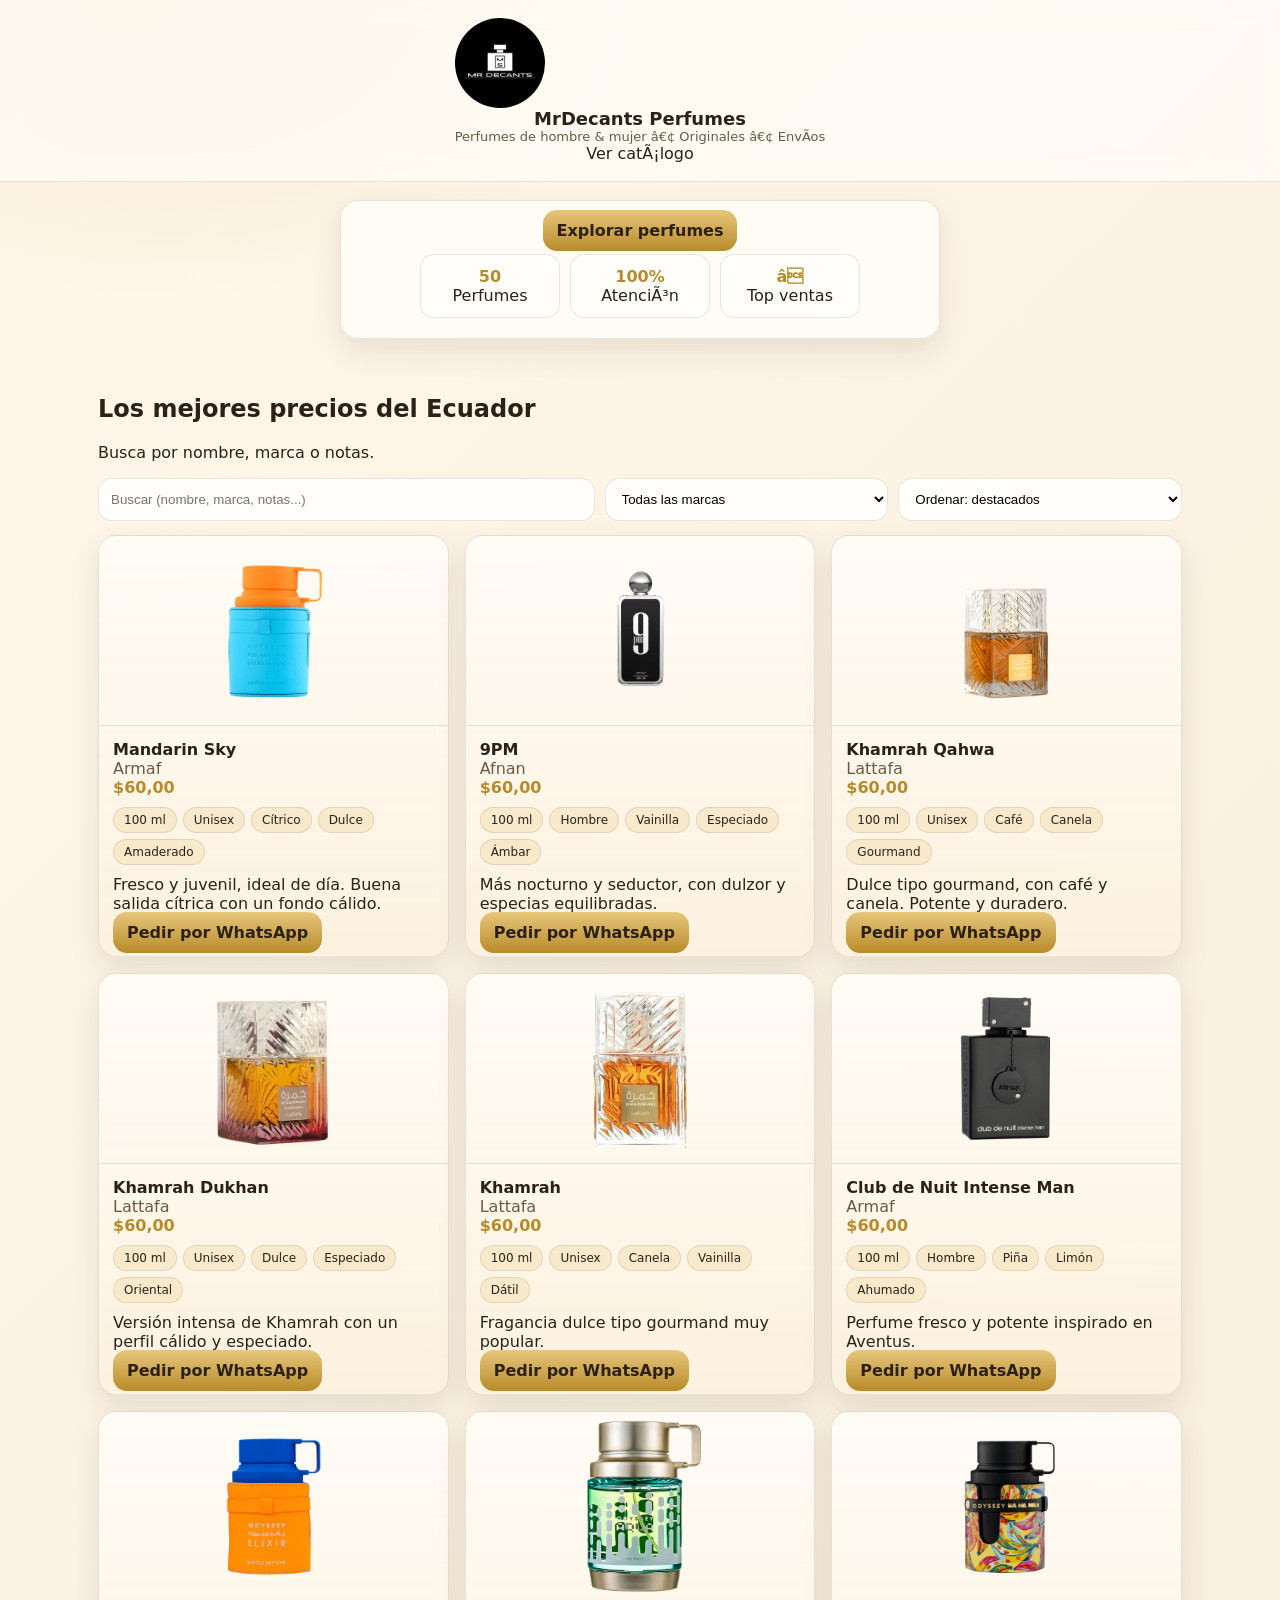
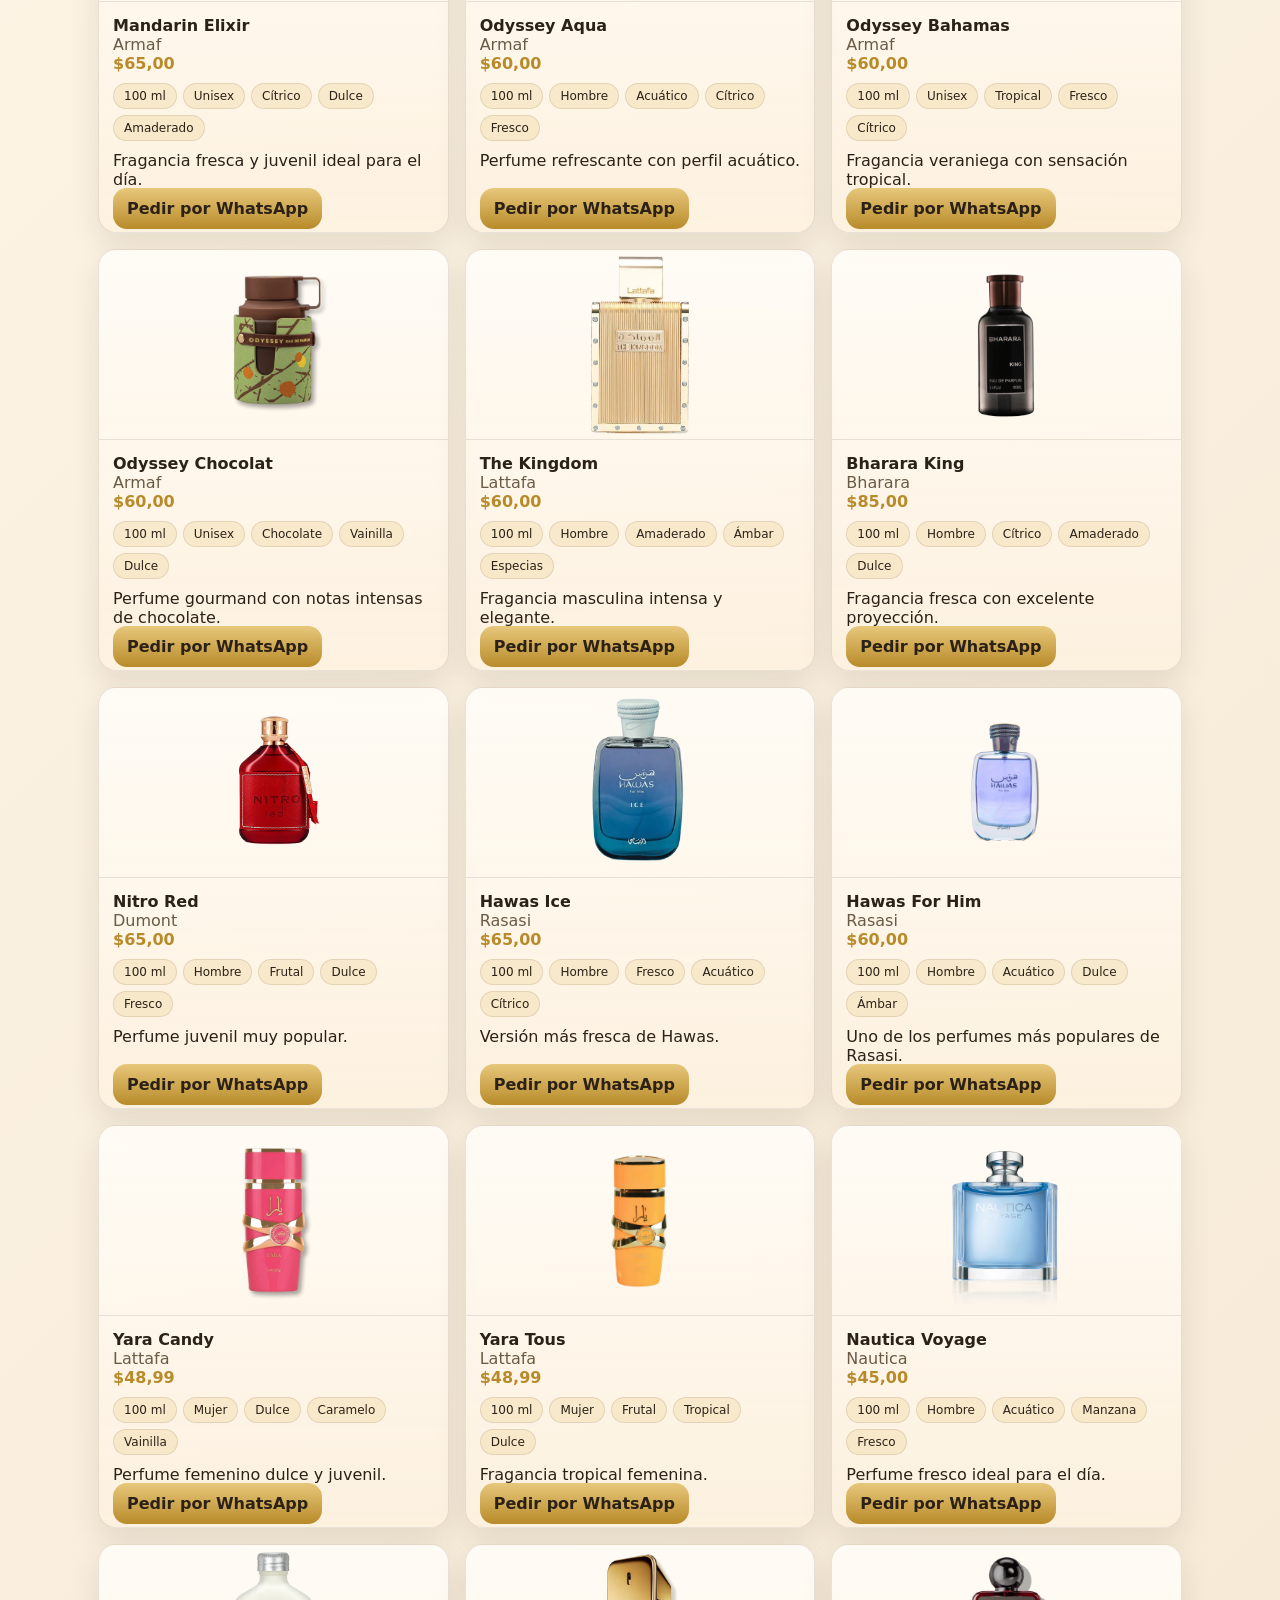
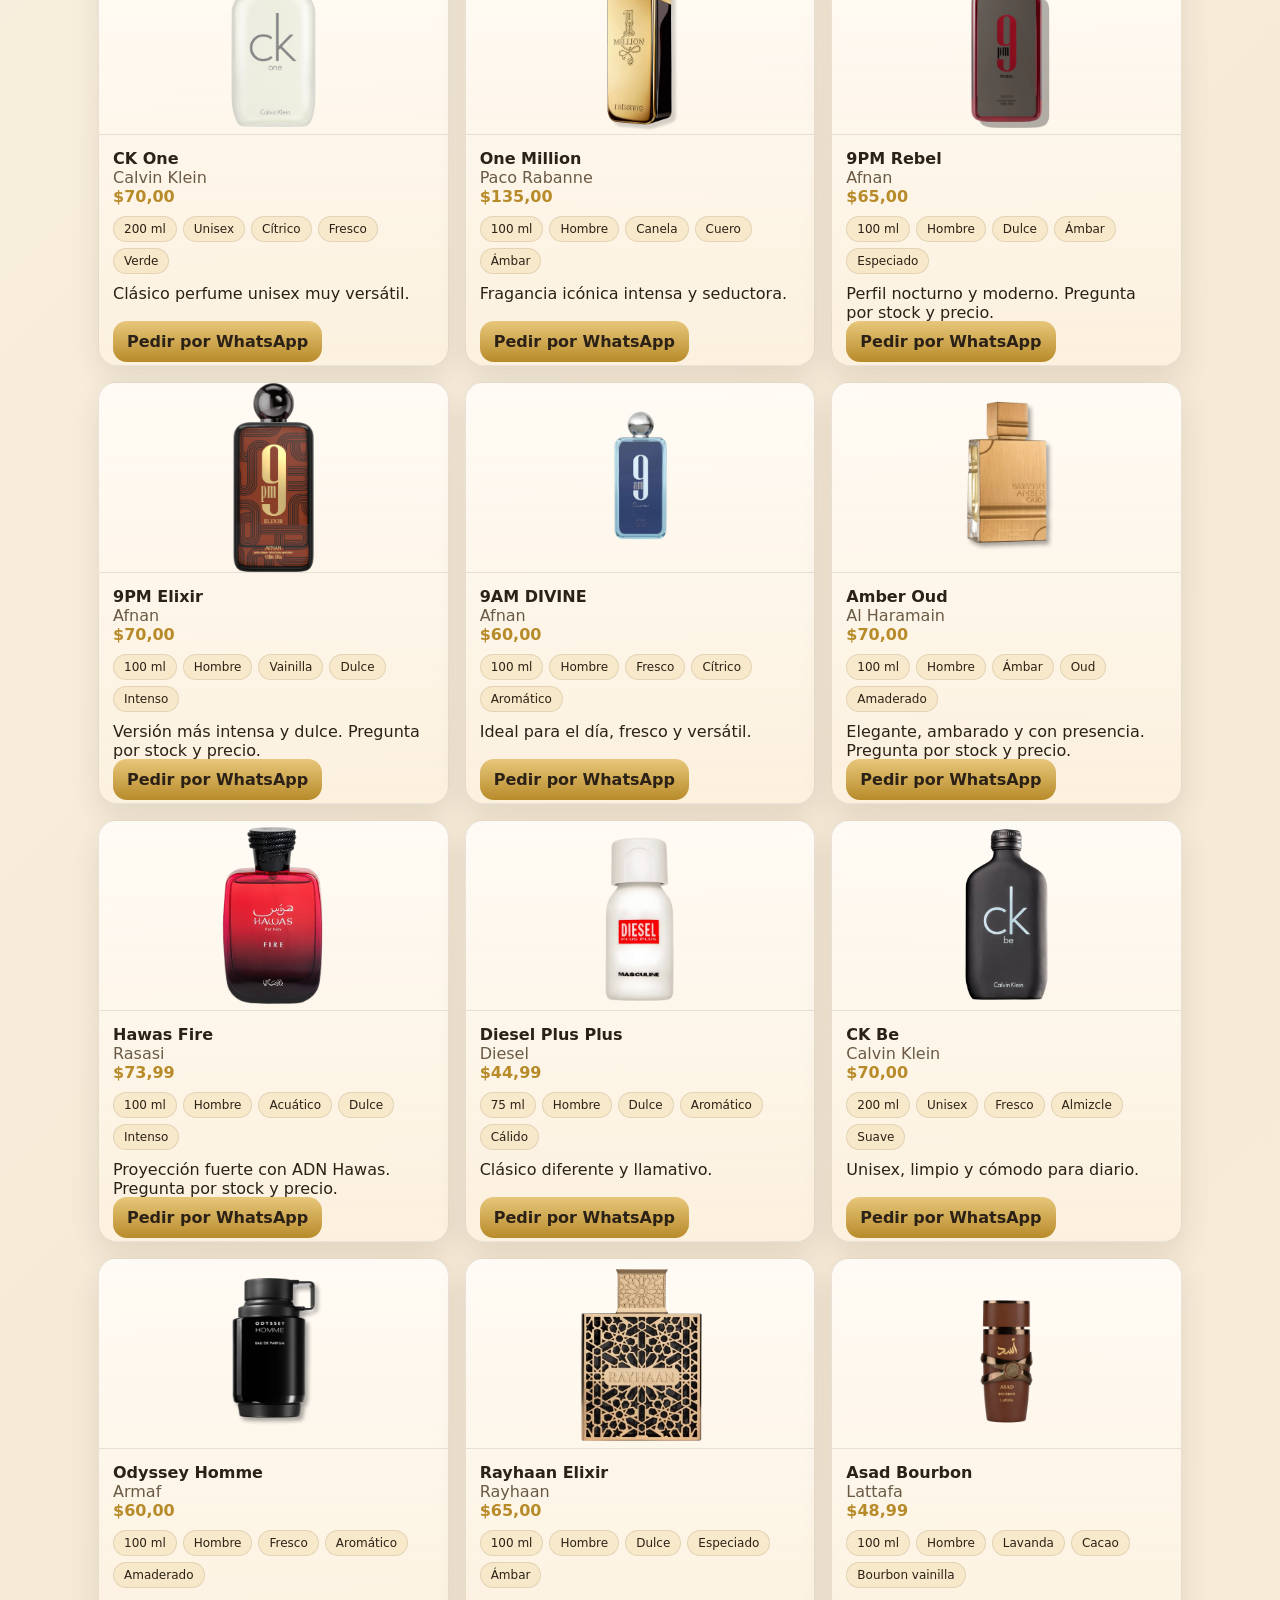
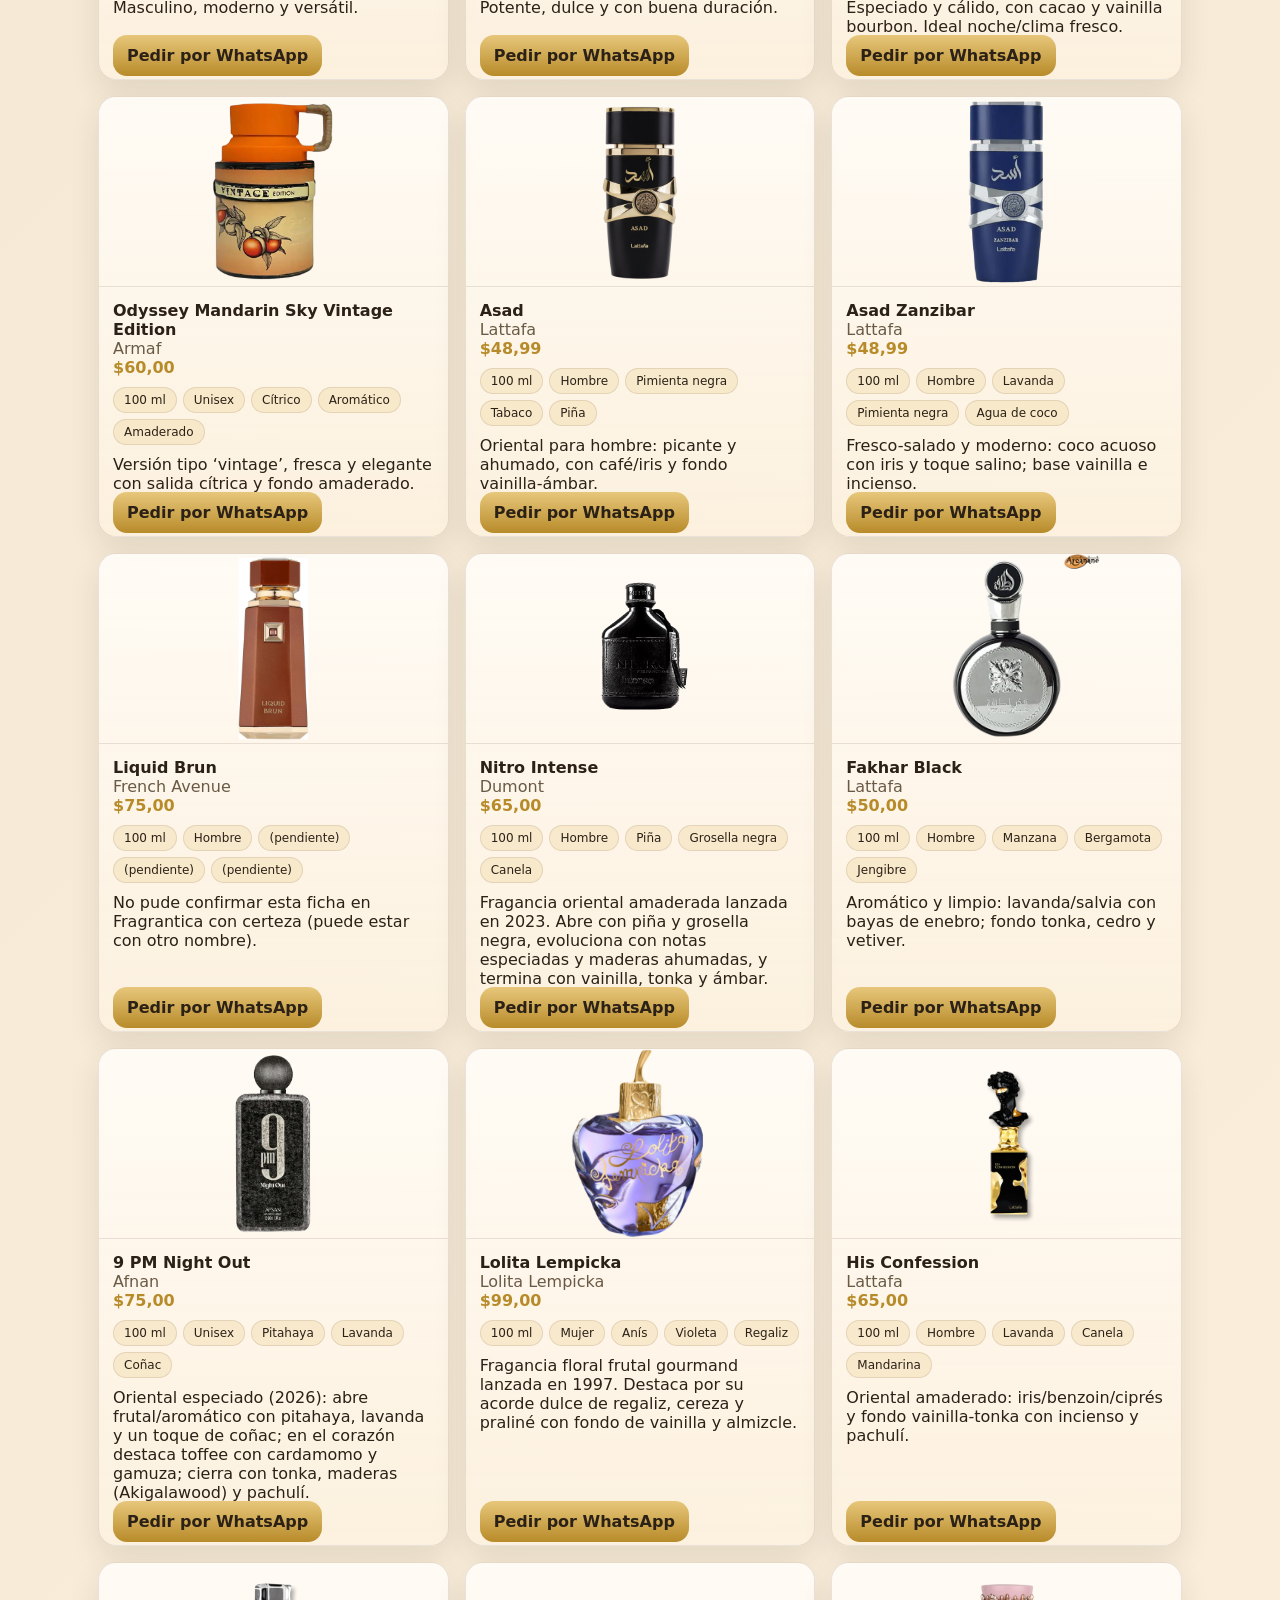
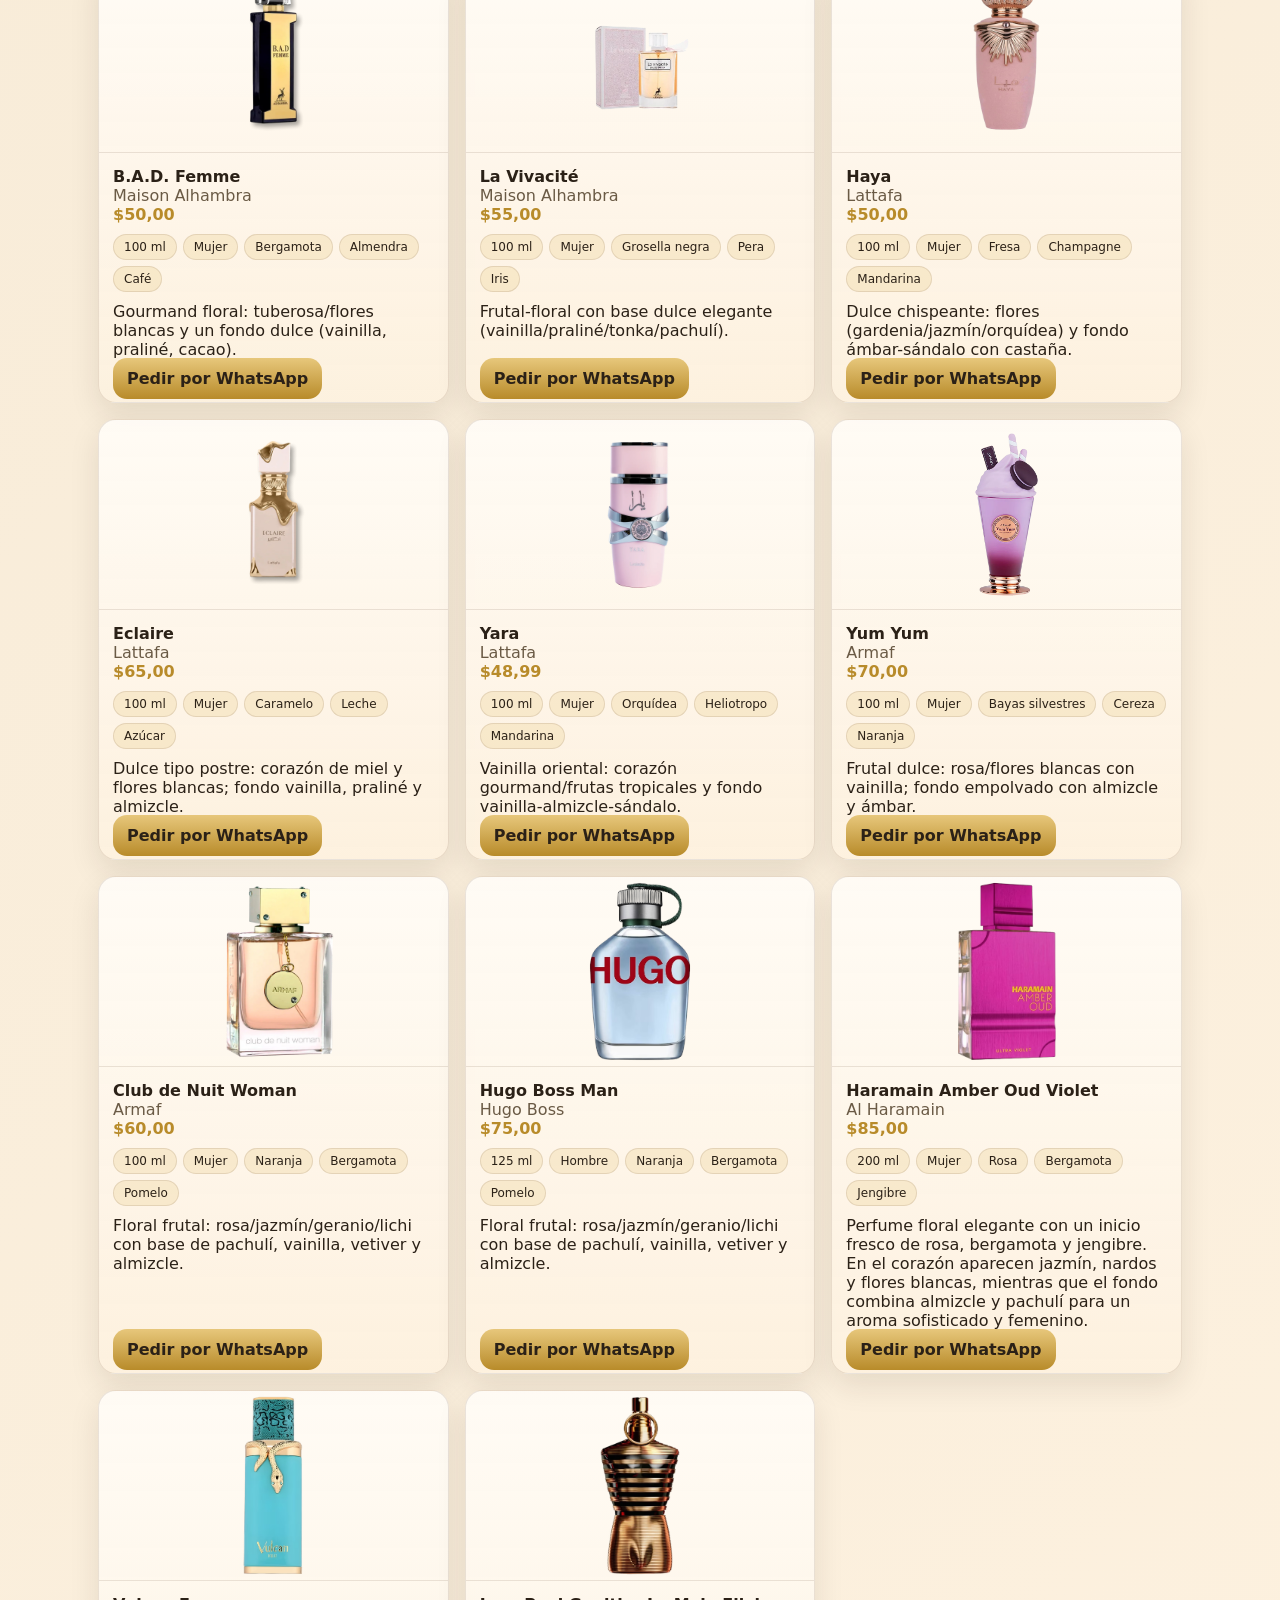
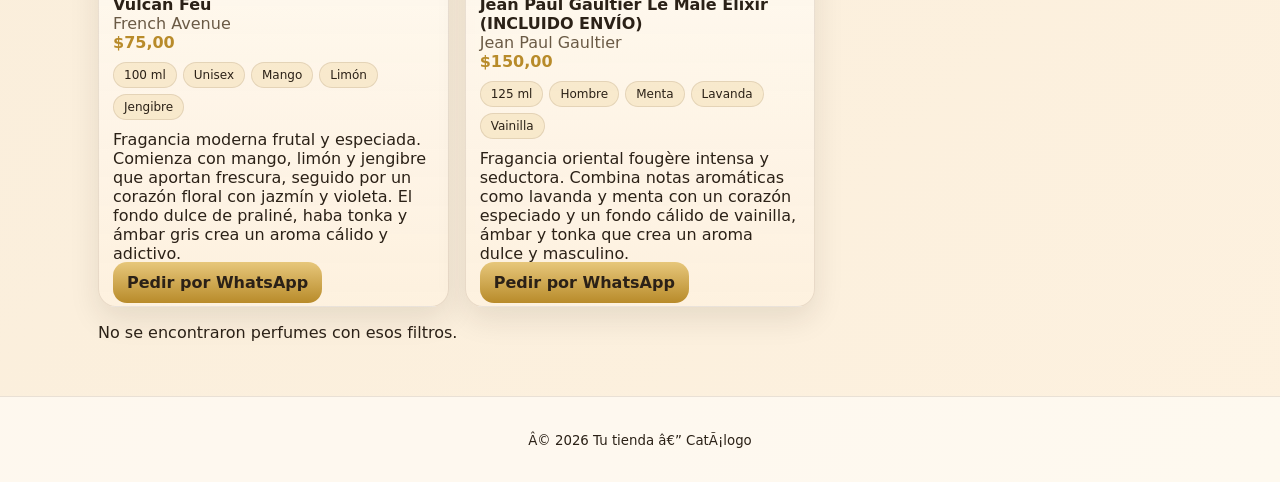
<file: index.html>
<!doctype html>
<html lang="es">
<head>
<title>Catálogo de Perfumes MrDecants

<meta name="description" content="Catálogo de perfumes para hombre y mujer. Armaf, Al Haramain, Hugo Boss y más.">
  <meta charset="utf-8" />
  <meta name="viewport" content="width=device-width, initial-scale=1" />
  <title>Catálogo de Perfumes</title>
  <link rel="stylesheet" href="styles.css" />
</head>

<body>

  <!-- Top bar -->
  <header class="topbar">
    <div class="container topbar-inner">
      <div class="brandbox">
        <div class="logo">
          <img src="img/Black White Modern Masculine Fragrance Branding Logo (1).jpg" alt="Logo" onerror="this.style.display='none'">
          <div class="logo-fallback"></div>
        </div>

        <div class="brandtext">
          <div class="storename">MrDecants Perfumes</div>
          <div class="tagline">Perfumes de hombre & mujer • Originales • Envíos</div>
        </div>
      </div>

      <a class="pill" href="#catalogo">Ver catálogo</a>
    </div>
  </header>

  <main>

    <!-- Hero -->
    <section class="hero">
      <div class="container">
        <div class="hero-inner">
          <div class="hero-left">

            <div class="hero-cta">
              <a class="btn primary" href="#catalogo">Explorar perfumes</a>
            </div>

            <div class="hero-stats">
              <div class="stat">
                <div class="stat-num" id="countPerfumes">0</div>
                <div class="stat-label">Perfumes</div>
              </div>
              <div class="stat">
                <div class="stat-num">100%</div>
                <div class="stat-label">Atención</div>
              </div>
              <div class="stat">
                <div class="stat-num">⭐</div>
                <div class="stat-label">Top ventas</div>
              </div>
            </div>

          </div>
        </div>
      </div>
    </section>

    <!-- Catálogo -->
    <section id="catalogo" class="section">
      <div class="container">

        <div class="section-head">
          <h2>Los mejores precios del Ecuador</h2>
          <p>Busca por nombre, marca o notas.</p>
        </div>

        <div class="controls">
          <input id="search" type="search" placeholder="Buscar (nombre, marca, notas...)" />
          <select id="filterBrand">
            <option value="">Todas las marcas</option>
          </select>
          <select id="sort">
            <option value="featured">Ordenar: destacados</option>
            <option value="priceAsc">Precio: menor a mayor</option>
            <option value="priceDesc">Precio: mayor a menor</option>
            <option value="nameAsc">Nombre: A → Z</option>
          </select>
        </div>

        <section id="grid" class="grid"></section>
        <p id="empty" class="empty hidden">No se encontraron perfumes con esos filtros.</p>

      </div>
    </section>

  </main>

  <footer class="footer">
    <div class="container footer-inner">
      <small>© <span id="year"></span> Tu tienda — Catálogo</small>
      <small class="muted"></small>
    </div>
  </footer>

  <script src="app.js"></script>
</body>

</html>
</file>
<file: styles.css>
:root{
  --creamA:#fff7ea;
  --creamB:#f6ead6;
  --creamC:#fdf1df;
  --creamD:#efe1c8;

  --card: rgba(255, 252, 247, .92);
  --card2: rgba(253, 241, 223, .85);
  --border: rgba(80, 55, 25, .12);

  --text:#2b2117;
  --muted:#6a5a45;

  --gold:#b88b2a;
  --gold2:#e7c77b;

  --shadow: 0 12px 30px rgba(40, 25, 10, .10);
  --shadow2: 0 20px 60px rgba(40, 25, 10, .15);

  --radius:18px;
}

/* RESET */
*{box-sizing:border-box;}
html{scroll-behavior:smooth;}

body{
  margin:0;
  font-family: system-ui, -apple-system, Segoe UI, Roboto;
  color:var(--text);

  background:
    radial-gradient(900px 500px at 10% 0%, rgba(231,199,123,.25), transparent 60%),
    linear-gradient(135deg, var(--creamA), var(--creamB), var(--creamC));
}

/* LINKS (SIN SUBRAYADO) */
a{
  text-decoration:none;
  color:inherit;
}

/* CONTENEDOR */
.container{
  max-width:1120px;
  margin:auto;
  padding:18px;
}

/* TOPBAR */
.topbar{
  position:sticky;
  top:0;
  z-index:999;
  background: rgba(255,252,247,.75);
  backdrop-filter: blur(12px);
  border-bottom:1px solid var(--border);
}

/* HEADER CENTRADO */
.topbar-inner{
  display:flex;
  flex-direction:column;
  align-items:center;
  justify-content:center;
  text-align:center;
}

/* LOGO */
.logo{
  width:90px;
  height:90px;
  border-radius:999px;
  overflow:hidden;
}

.logo img{
  width:100%;
  height:100%;
  object-fit:cover;
}

/* TEXTO HEADER */
.storename{
  font-weight:900;
  font-size:18px;
}

.tagline{
  font-size:13px;
  color:var(--muted);
}

/* BOTONES */
.btn{
  padding:11px 14px;
  border-radius:14px;
  border:1px solid var(--border);
  background: rgba(255,255,255,.8);
  color:var(--text);
  transition:.2s;
}

.btn:hover{
  transform: translateY(-2px);
  box-shadow: var(--shadow);
}

.btn.primary{
  background: linear-gradient(180deg, var(--gold2), var(--gold));
  border:none;
  font-weight:700;
}

/* HERO */
.hero-inner{
  display:flex;
  justify-content:center;
}

.hero-left{
  max-width:600px;
  width:100%;
  padding:20px;
  border-radius:var(--radius);
  background:var(--card);
  border:1px solid var(--border);
  box-shadow:var(--shadow);
  text-align:center;
}

/* STATS */
.hero-stats{
  display:flex;
  justify-content:center;
  gap:10px;
  margin-top:14px;
  flex-wrap:wrap;
}

.stat{
  flex:0 0 140px;
  padding:12px;
  border-radius:14px;
  background: rgba(255,255,255,.6);
  border:1px solid var(--border);
}

.stat-num{
  font-weight:900;
  color:var(--gold);
}

/* CONTROLES */
.controls{
  display:grid;
  grid-template-columns: 1.4fr .8fr .8fr;
  gap:10px;
  margin-top:12px;
}

.controls input,
.controls select{
  padding:12px;
  border-radius:14px;
  border:1px solid var(--border);
  background: rgba(255,255,255,.85);
}

/* GRID */
.grid{
  display:grid;
  grid-template-columns: repeat(auto-fit, minmax(280px,1fr));
  gap:16px;
  margin-top:14px;
}

/* CARDS */
.card{
  display:flex;
  flex-direction:column;
  height:100%;
  border-radius:var(--radius);
  background: linear-gradient(180deg,var(--card),var(--card2));
  border:1px solid var(--border);
  box-shadow:var(--shadow);
  transition:.25s;
}

.card:hover{
  transform: translateY(-6px);
  box-shadow: var(--shadow2);
  border-color: rgba(184,139,42,.3);
}

/* IMAGEN */
.thumb{
  height:190px;
  display:flex;
  align-items:center;
  justify-content:center;
  border-bottom:1px solid var(--border);
}

.thumb img{
  max-height:100%;
  transition:.3s;
}

.card:hover img{
  transform: scale(1.05);
}

/* TEXTO */
.card-body{
  padding:14px;
  display:flex;
  flex-direction:column;
  gap:10px;
  flex:1;
}

.name{font-weight:900;}
.brand{color:var(--muted);}
.price{
  color:var(--gold);
  font-weight:900;
}

/* TAGS */
.meta{
  display:flex;
  flex-wrap:wrap;
  gap:6px;
}

.tag{
  padding:5px 10px;
  border-radius:999px;
  background: rgba(231,199,123,.25);
  border:1px solid var(--border);
  font-size:12px;
}

/* BOTÓN ABAJO */
.actions{
  margin-top:auto;
}

.actions .btn{
  width:100%;
}

/* FOOTER */
.footer{
  margin-top:20px;
  padding:15px;
  text-align:center;
  border-top:1px solid var(--border);
  background: rgba(255,252,247,.7);
}
</file>
